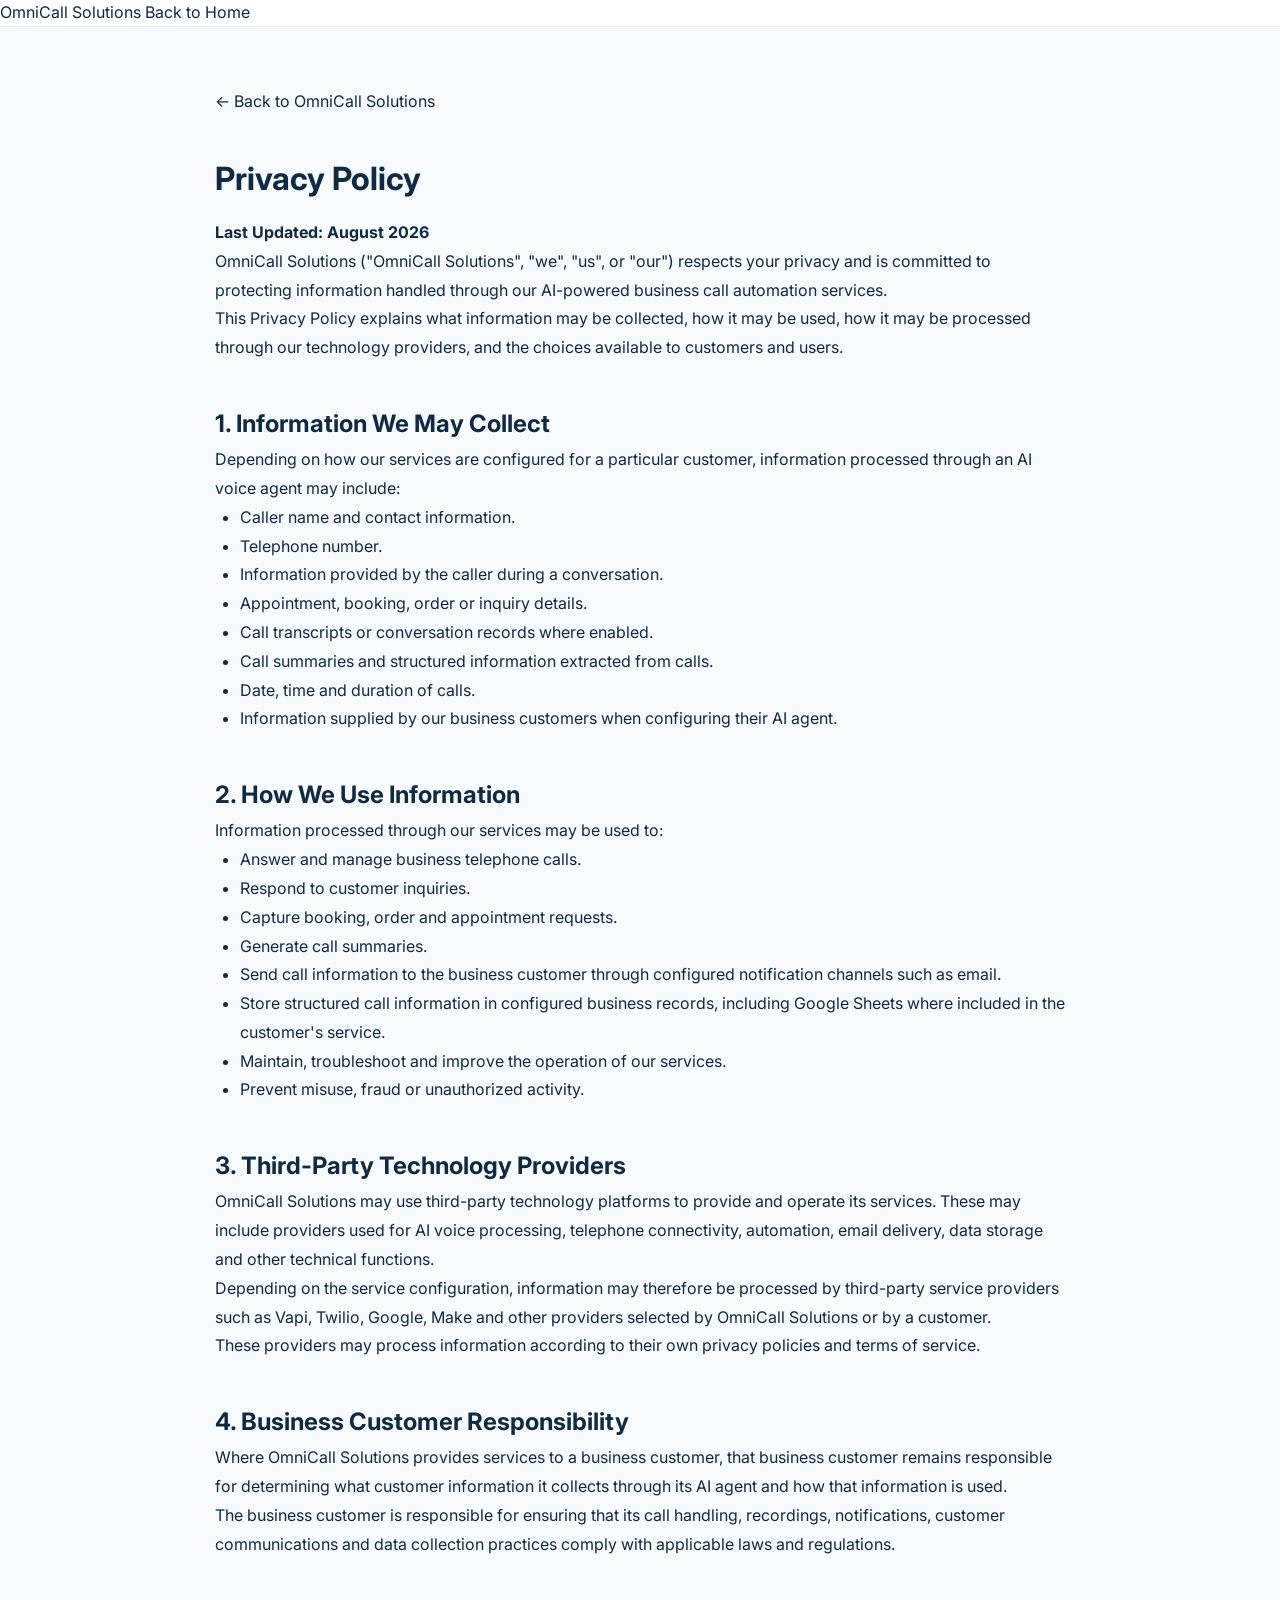
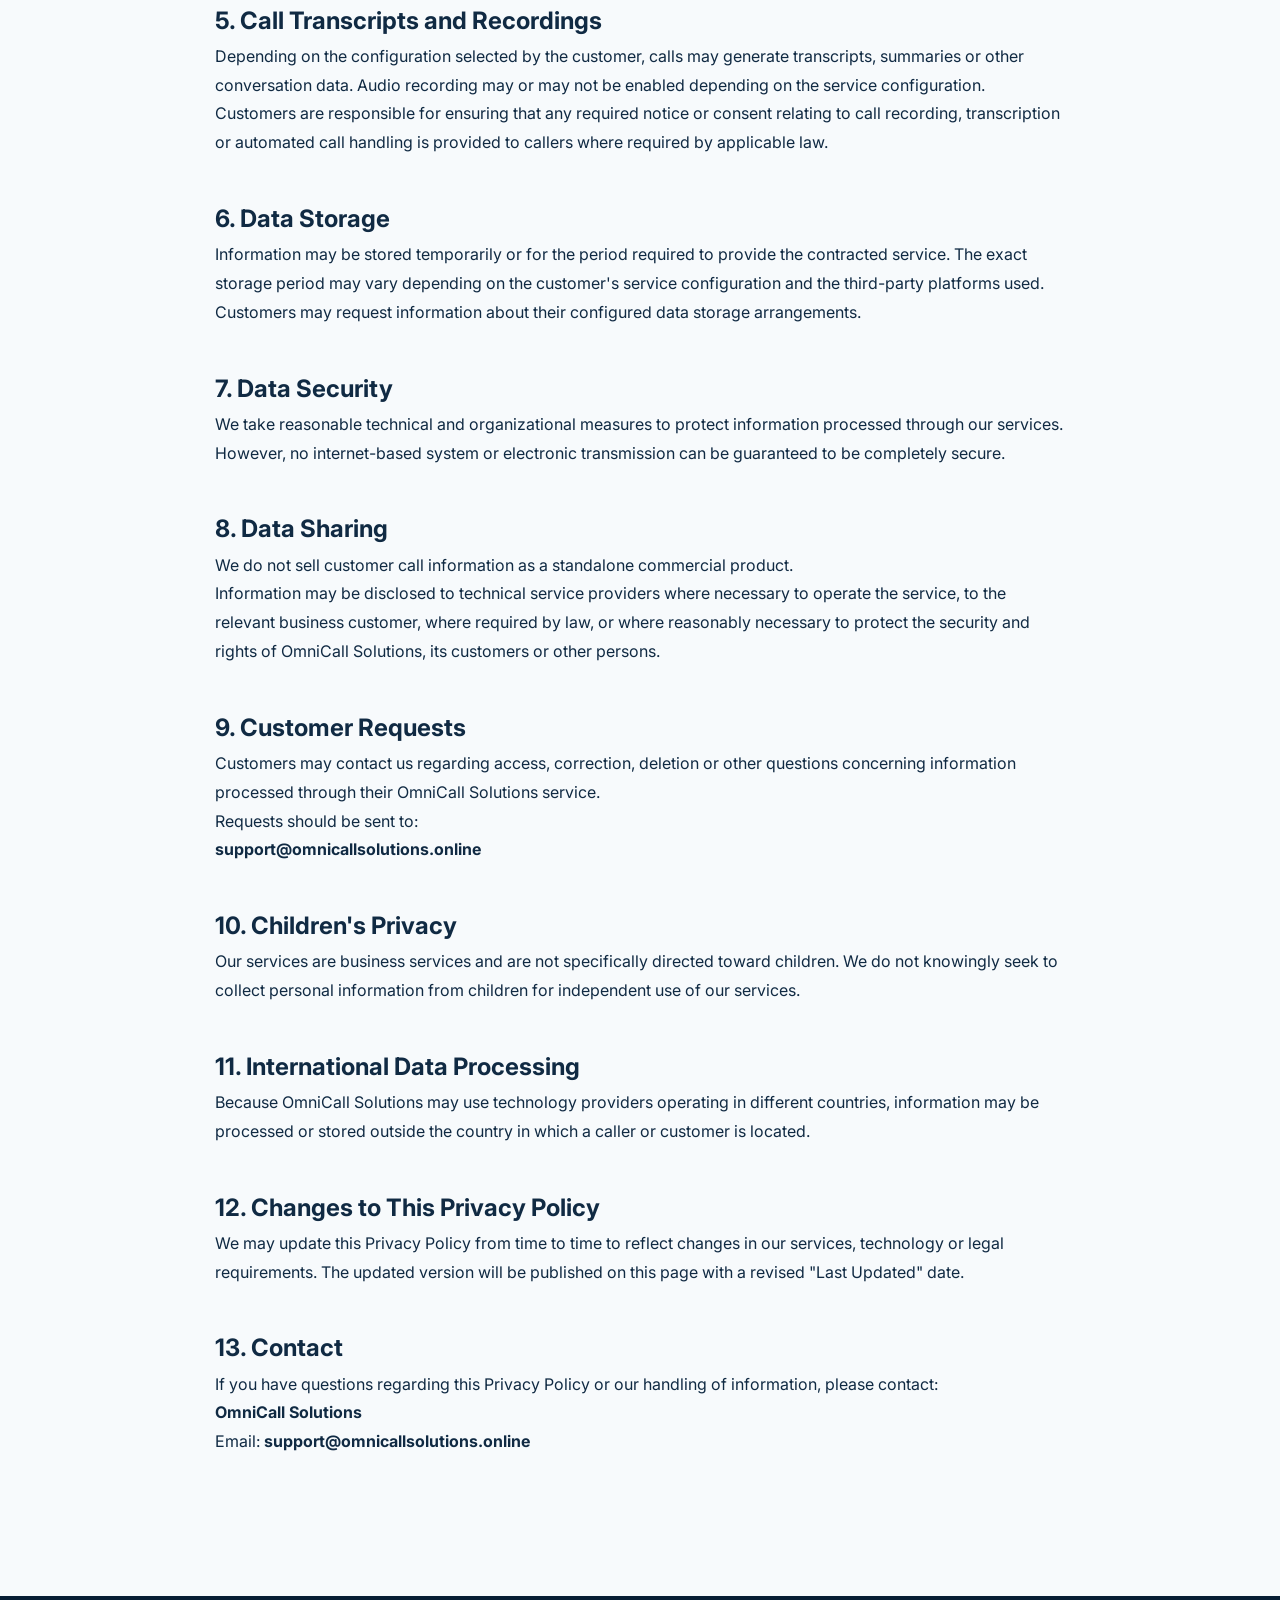
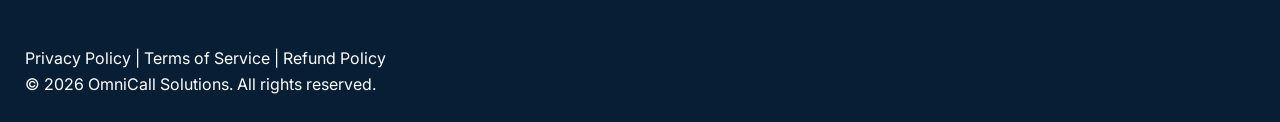
<file: privacy.html>
<!DOCTYPE html>
<html lang="en">
<head>
<meta charset="UTF-8">
<meta name="viewport" content="width=device-width, initial-scale=1.0">

<title>Privacy Policy — OmniCall Solutions</title>

<meta name="description" content="Privacy Policy for OmniCall Solutions AI voice agent and business call automation services.">

<link rel="stylesheet" href="style.css">

<link rel="preconnect" href="https://fonts.googleapis.com">
<link href="https://fonts.googleapis.com/css2?family=Sora:wght@400;600;700;800&family=Inter:wght@400;500;600&display=swap" rel="stylesheet">

<style>
.policy-page {
    max-width: 900px;
    margin: 60px auto;
    padding: 0 25px 80px;
    line-height: 1.8;
}

.policy-page h1 {
    margin-bottom: 10px;
}

.policy-page h2 {
    margin-top: 40px;
}

.policy-page p,
.policy-page li {
    font-family: Inter, sans-serif;
}

.policy-page ul {
    padding-left: 25px;
}

.policy-back {
    display: inline-block;
    margin-bottom: 35px;
    text-decoration: none;
}
</style>
</head>

<body>

<header class="topbar">
    <span class="brand-name">OmniCall Solutions</span>
    <a href="index.html" class="nav-cta">Back to Home</a>
</header>

<main class="policy-page">

<a href="index.html" class="policy-back">← Back to OmniCall Solutions</a>

<h1>Privacy Policy</h1>

<p><strong>Last Updated: August 2026</strong></p>

<p>
OmniCall Solutions ("OmniCall Solutions", "we", "us", or "our") respects your privacy and is committed to protecting information handled through our AI-powered business call automation services.
</p>

<p>
This Privacy Policy explains what information may be collected, how it may be used, how it may be processed through our technology providers, and the choices available to customers and users.
</p>

<h2>1. Information We May Collect</h2>

<p>
Depending on how our services are configured for a particular customer, information processed through an AI voice agent may include:
</p>

<ul>
<li>Caller name and contact information.</li>
<li>Telephone number.</li>
<li>Information provided by the caller during a conversation.</li>
<li>Appointment, booking, order or inquiry details.</li>
<li>Call transcripts or conversation records where enabled.</li>
<li>Call summaries and structured information extracted from calls.</li>
<li>Date, time and duration of calls.</li>
<li>Information supplied by our business customers when configuring their AI agent.</li>
</ul>

<h2>2. How We Use Information</h2>

<p>
Information processed through our services may be used to:
</p>

<ul>
<li>Answer and manage business telephone calls.</li>
<li>Respond to customer inquiries.</li>
<li>Capture booking, order and appointment requests.</li>
<li>Generate call summaries.</li>
<li>Send call information to the business customer through configured notification channels such as email.</li>
<li>Store structured call information in configured business records, including Google Sheets where included in the customer's service.</li>
<li>Maintain, troubleshoot and improve the operation of our services.</li>
<li>Prevent misuse, fraud or unauthorized activity.</li>
</ul>

<h2>3. Third-Party Technology Providers</h2>

<p>
OmniCall Solutions may use third-party technology platforms to provide and operate its services. These may include providers used for AI voice processing, telephone connectivity, automation, email delivery, data storage and other technical functions.
</p>

<p>
Depending on the service configuration, information may therefore be processed by third-party service providers such as Vapi, Twilio, Google, Make and other providers selected by OmniCall Solutions or by a customer.
</p>

<p>
These providers may process information according to their own privacy policies and terms of service.
</p>

<h2>4. Business Customer Responsibility</h2>

<p>
Where OmniCall Solutions provides services to a business customer, that business customer remains responsible for determining what customer information it collects through its AI agent and how that information is used.
</p>

<p>
The business customer is responsible for ensuring that its call handling, recordings, notifications, customer communications and data collection practices comply with applicable laws and regulations.
</p>

<h2>5. Call Transcripts and Recordings</h2>

<p>
Depending on the configuration selected by the customer, calls may generate transcripts, summaries or other conversation data. Audio recording may or may not be enabled depending on the service configuration.
</p>

<p>
Customers are responsible for ensuring that any required notice or consent relating to call recording, transcription or automated call handling is provided to callers where required by applicable law.
</p>

<h2>6. Data Storage</h2>

<p>
Information may be stored temporarily or for the period required to provide the contracted service. The exact storage period may vary depending on the customer's service configuration and the third-party platforms used.
</p>

<p>
Customers may request information about their configured data storage arrangements.
</p>

<h2>7. Data Security</h2>

<p>
We take reasonable technical and organizational measures to protect information processed through our services. However, no internet-based system or electronic transmission can be guaranteed to be completely secure.
</p>

<h2>8. Data Sharing</h2>

<p>
We do not sell customer call information as a standalone commercial product.
</p>

<p>
Information may be disclosed to technical service providers where necessary to operate the service, to the relevant business customer, where required by law, or where reasonably necessary to protect the security and rights of OmniCall Solutions, its customers or other persons.
</p>

<h2>9. Customer Requests</h2>

<p>
Customers may contact us regarding access, correction, deletion or other questions concerning information processed through their OmniCall Solutions service.
</p>

<p>
Requests should be sent to:
</p>

<p>
<strong>support@omnicallsolutions.online</strong>
</p>

<h2>10. Children's Privacy</h2>

<p>
Our services are business services and are not specifically directed toward children. We do not knowingly seek to collect personal information from children for independent use of our services.
</p>

<h2>11. International Data Processing</h2>

<p>
Because OmniCall Solutions may use technology providers operating in different countries, information may be processed or stored outside the country in which a caller or customer is located.
</p>

<h2>12. Changes to This Privacy Policy</h2>

<p>
We may update this Privacy Policy from time to time to reflect changes in our services, technology or legal requirements. The updated version will be published on this page with a revised "Last Updated" date.
</p>

<h2>13. Contact</h2>

<p>
If you have questions regarding this Privacy Policy or our handling of information, please contact:
</p>

<p>
<strong>OmniCall Solutions</strong><br>
Email: <strong>support@omnicallsolutions.online</strong>
</p>

</main>

<footer>
    <a href="privacy.html">Privacy Policy</a> |
    <a href="terms.html">Terms of Service</a> |
    <a href="refund.html">Refund Policy</a>

    <p>&copy; 2026 OmniCall Solutions. All rights reserved.</p>
</footer>

</body>
</html>
</file>
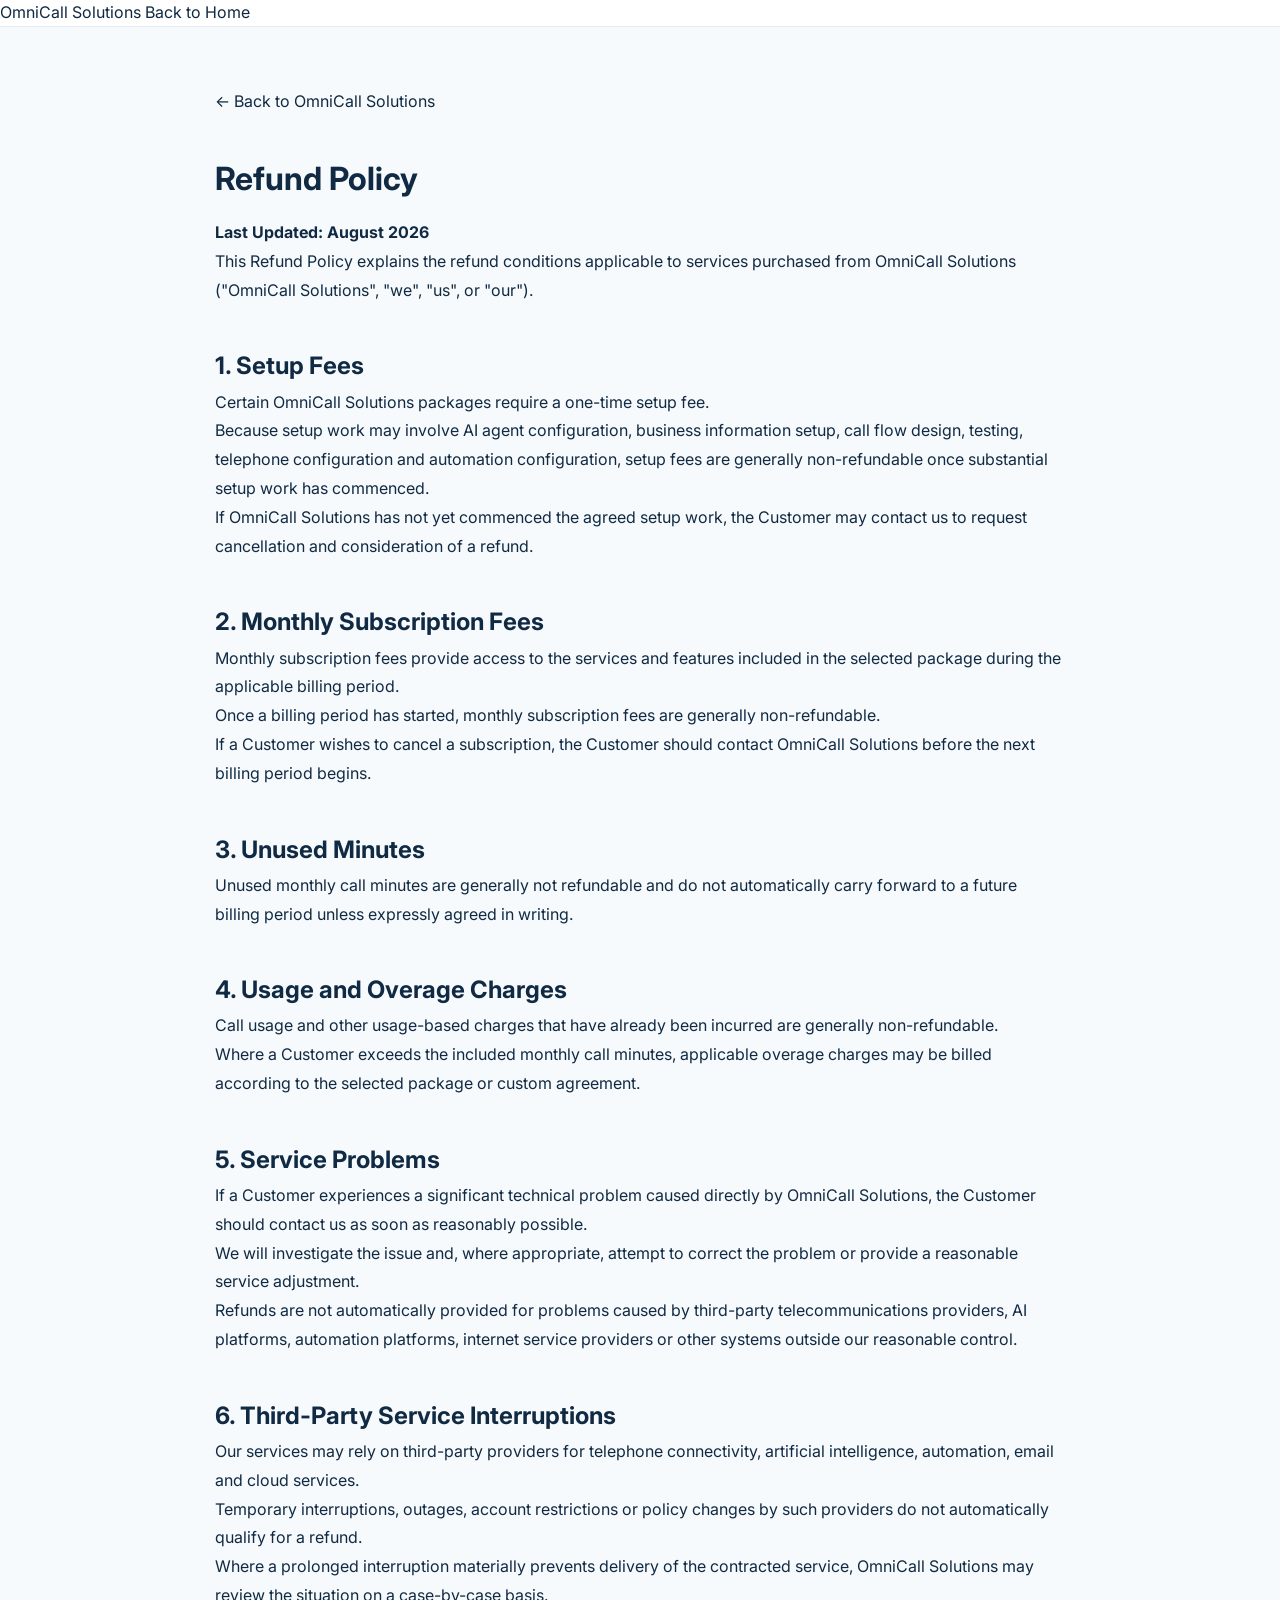
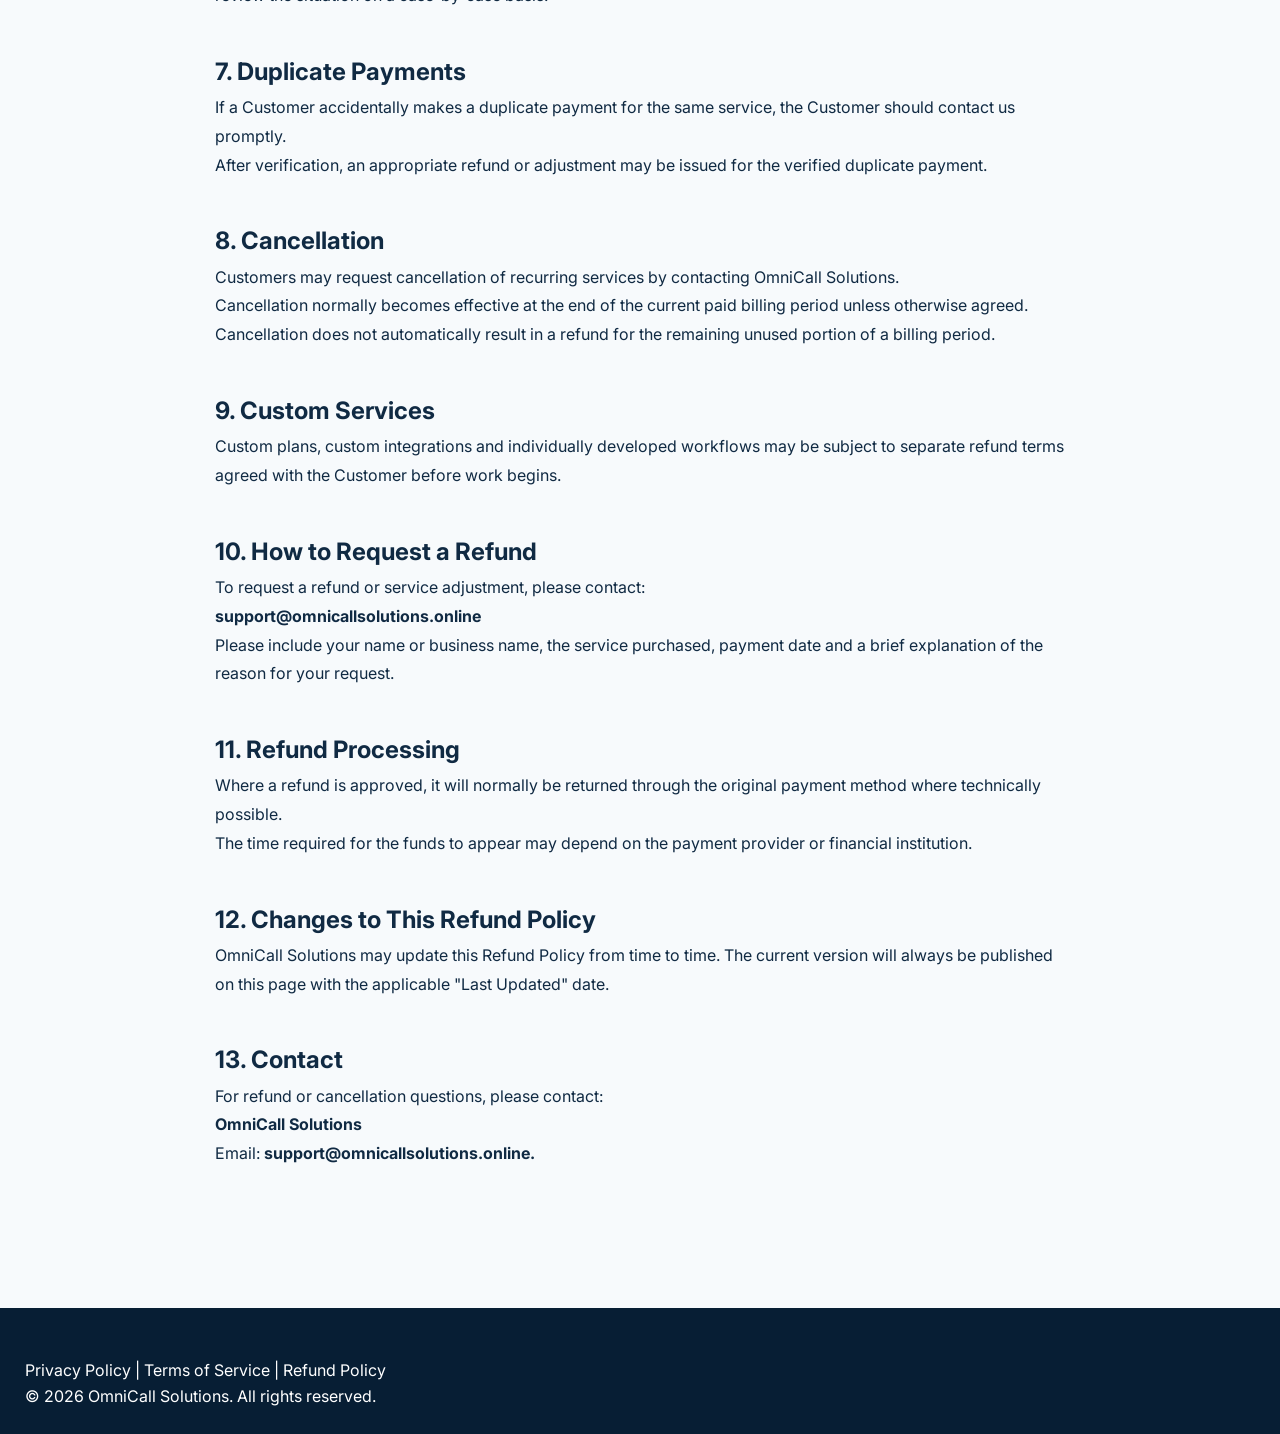
<file: refund.html>
<!DOCTYPE html>
<html lang="en">
<head>
<meta charset="UTF-8">
<meta name="viewport" content="width=device-width, initial-scale=1.0">

<title>Refund Policy — OmniCall Solutions</title>

<meta name="description" content="Refund Policy for OmniCall Solutions AI voice agent and business call automation services.">

<link rel="stylesheet" href="style.css">

<link rel="preconnect" href="https://fonts.googleapis.com">
<link href="https://fonts.googleapis.com/css2?family=Sora:wght@400;600;700;800&family=Inter:wght@400;500;600&display=swap" rel="stylesheet">

<style>
.policy-page {
    max-width: 900px;
    margin: 60px auto;
    padding: 0 25px 80px;
    line-height: 1.8;
}

.policy-page h1 {
    margin-bottom: 10px;
}

.policy-page h2 {
    margin-top: 40px;
}

.policy-page p,
.policy-page li {
    font-family: Inter, sans-serif;
}

.policy-page ul {
    padding-left: 25px;
}

.policy-back {
    display: inline-block;
    margin-bottom: 35px;
    text-decoration: none;
}
</style>
</head>

<body>

<header class="topbar">
    <span class="brand-name">OmniCall Solutions</span>
    <a href="index.html" class="nav-cta">Back to Home</a>
</header>

<main class="policy-page">

<a href="index.html" class="policy-back">← Back to OmniCall Solutions</a>

<h1>Refund Policy</h1>

<p><strong>Last Updated: August 2026</strong></p>

<p>
This Refund Policy explains the refund conditions applicable to services purchased from OmniCall Solutions ("OmniCall Solutions", "we", "us", or "our").
</p>

<h2>1. Setup Fees</h2>

<p>
Certain OmniCall Solutions packages require a one-time setup fee.
</p>

<p>
Because setup work may involve AI agent configuration, business information setup, call flow design, testing, telephone configuration and automation configuration, setup fees are generally non-refundable once substantial setup work has commenced.
</p>

<p>
If OmniCall Solutions has not yet commenced the agreed setup work, the Customer may contact us to request cancellation and consideration of a refund.
</p>

<h2>2. Monthly Subscription Fees</h2>

<p>
Monthly subscription fees provide access to the services and features included in the selected package during the applicable billing period.
</p>

<p>
Once a billing period has started, monthly subscription fees are generally non-refundable.
</p>

<p>
If a Customer wishes to cancel a subscription, the Customer should contact OmniCall Solutions before the next billing period begins.
</p>

<h2>3. Unused Minutes</h2>

<p>
Unused monthly call minutes are generally not refundable and do not automatically carry forward to a future billing period unless expressly agreed in writing.
</p>

<h2>4. Usage and Overage Charges</h2>

<p>
Call usage and other usage-based charges that have already been incurred are generally non-refundable.
</p>

<p>
Where a Customer exceeds the included monthly call minutes, applicable overage charges may be billed according to the selected package or custom agreement.
</p>

<h2>5. Service Problems</h2>

<p>
If a Customer experiences a significant technical problem caused directly by OmniCall Solutions, the Customer should contact us as soon as reasonably possible.
</p>

<p>
We will investigate the issue and, where appropriate, attempt to correct the problem or provide a reasonable service adjustment.
</p>

<p>
Refunds are not automatically provided for problems caused by third-party telecommunications providers, AI platforms, automation platforms, internet service providers or other systems outside our reasonable control.
</p>

<h2>6. Third-Party Service Interruptions</h2>

<p>
Our services may rely on third-party providers for telephone connectivity, artificial intelligence, automation, email and cloud services.
</p>

<p>
Temporary interruptions, outages, account restrictions or policy changes by such providers do not automatically qualify for a refund.
</p>

<p>
Where a prolonged interruption materially prevents delivery of the contracted service, OmniCall Solutions may review the situation on a case-by-case basis.
</p>

<h2>7. Duplicate Payments</h2>

<p>
If a Customer accidentally makes a duplicate payment for the same service, the Customer should contact us promptly.
</p>

<p>
After verification, an appropriate refund or adjustment may be issued for the verified duplicate payment.
</p>

<h2>8. Cancellation</h2>

<p>
Customers may request cancellation of recurring services by contacting OmniCall Solutions.
</p>

<p>
Cancellation normally becomes effective at the end of the current paid billing period unless otherwise agreed.
</p>

<p>
Cancellation does not automatically result in a refund for the remaining unused portion of a billing period.
</p>

<h2>9. Custom Services</h2>

<p>
Custom plans, custom integrations and individually developed workflows may be subject to separate refund terms agreed with the Customer before work begins.
</p>

<h2>10. How to Request a Refund</h2>

<p>
To request a refund or service adjustment, please contact:
</p>

<p>
<strong>support@omnicallsolutions.online</strong>
</p>

<p>
Please include your name or business name, the service purchased, payment date and a brief explanation of the reason for your request.
</p>

<h2>11. Refund Processing</h2>

<p>
Where a refund is approved, it will normally be returned through the original payment method where technically possible.
</p>

<p>
The time required for the funds to appear may depend on the payment provider or financial institution.
</p>

<h2>12. Changes to This Refund Policy</h2>

<p>
OmniCall Solutions may update this Refund Policy from time to time. The current version will always be published on this page with the applicable "Last Updated" date.
</p>

<h2>13. Contact</h2>

<p>
For refund or cancellation questions, please contact:
</p>

<p>
<strong>OmniCall Solutions</strong><br>
Email: <strong>support@omnicallsolutions.online.</strong>
</p>

</main>

<footer>
    <a href="privacy.html">Privacy Policy</a> |
    <a href="terms.html">Terms of Service</a> |
    <a href="refund.html">Refund Policy</a>

    <p>&copy; 2026 OmniCall Solutions. All rights reserved.</p>
</footer>

</body>
</html>
</file>
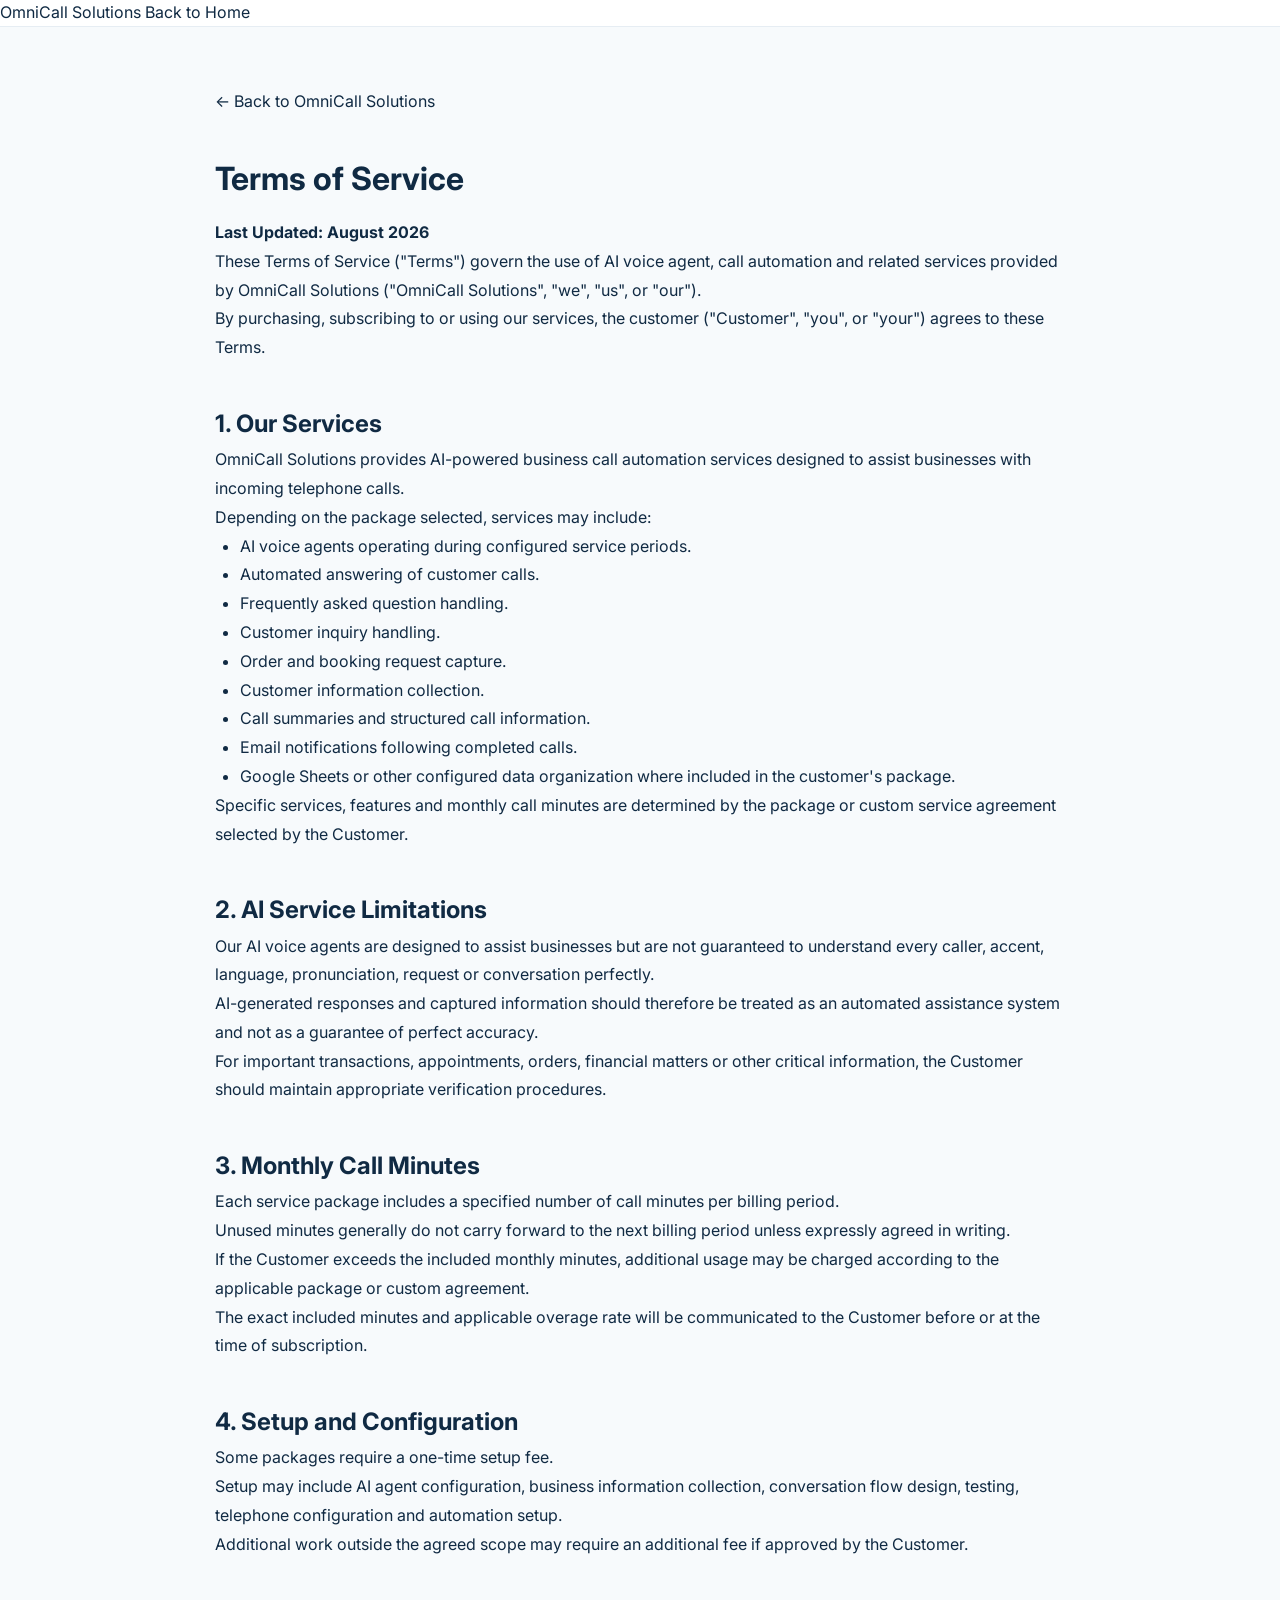
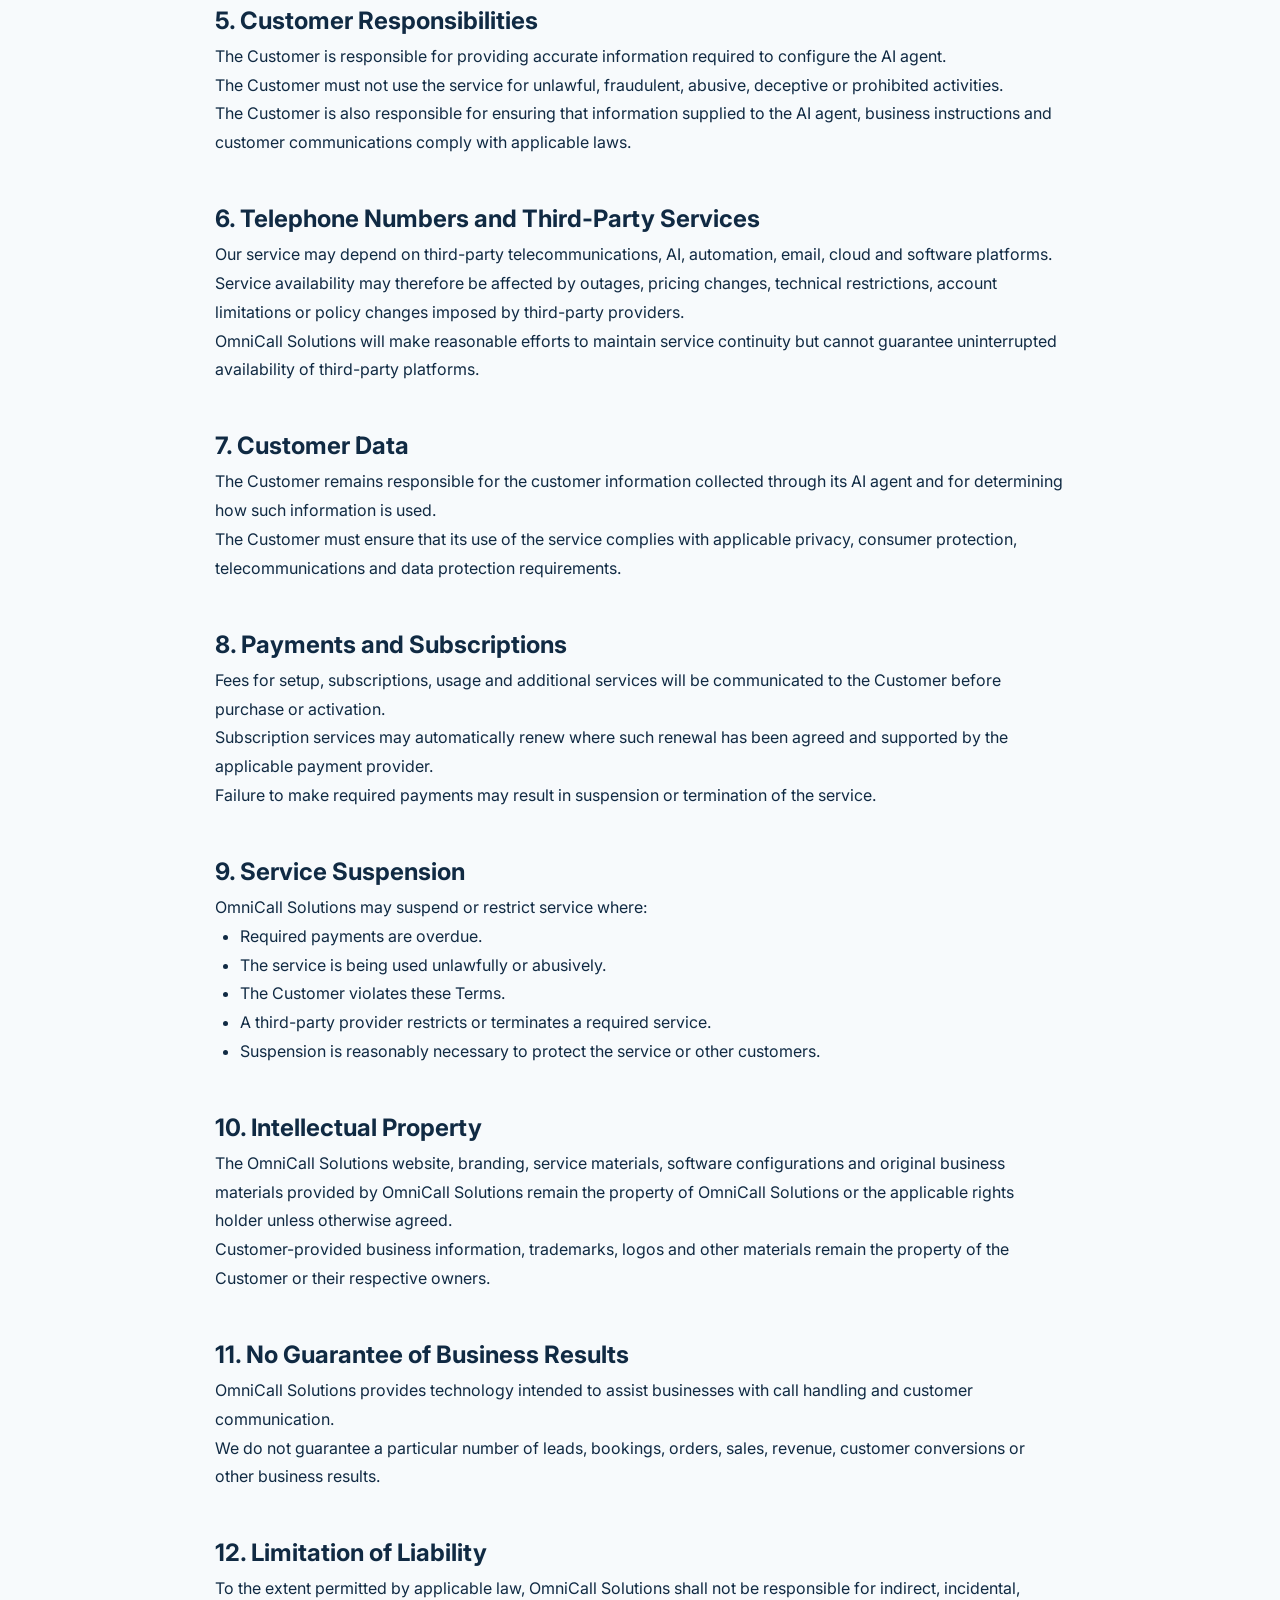
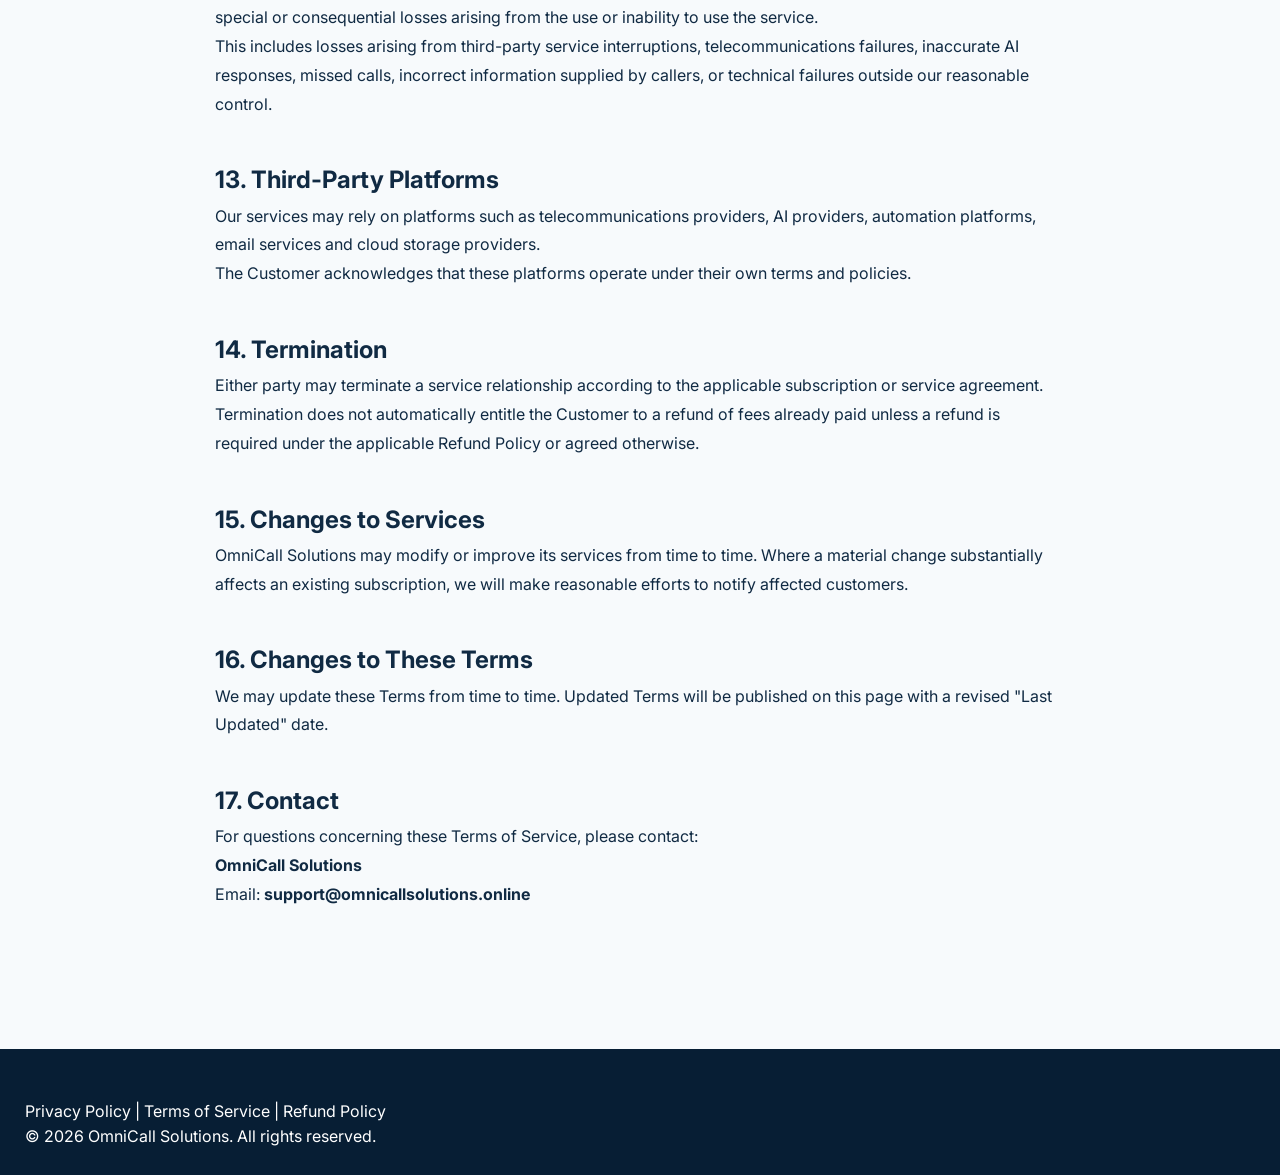
<file: terms.html>
<!DOCTYPE html>
<html lang="en">
<head>
<meta charset="UTF-8">
<meta name="viewport" content="width=device-width, initial-scale=1.0">

<title>Terms of Service — OmniCall Solutions</title>

<meta name="description" content="Terms of Service for OmniCall Solutions AI voice agent and business call automation services.">

<link rel="stylesheet" href="style.css">

<link rel="preconnect" href="https://fonts.googleapis.com">
<link href="https://fonts.googleapis.com/css2?family=Sora:wght@400;600;700;800&family=Inter:wght@400;500;600&display=swap" rel="stylesheet">

<style>
.policy-page {
    max-width: 900px;
    margin: 60px auto;
    padding: 0 25px 80px;
    line-height: 1.8;
}

.policy-page h1 {
    margin-bottom: 10px;
}

.policy-page h2 {
    margin-top: 40px;
}

.policy-page p,
.policy-page li {
    font-family: Inter, sans-serif;
}

.policy-page ul {
    padding-left: 25px;
}

.policy-back {
    display: inline-block;
    margin-bottom: 35px;
    text-decoration: none;
}
</style>
</head>

<body>

<header class="topbar">
    <span class="brand-name">OmniCall Solutions</span>
    <a href="index.html" class="nav-cta">Back to Home</a>
</header>

<main class="policy-page">

<a href="index.html" class="policy-back">← Back to OmniCall Solutions</a>

<h1>Terms of Service</h1>

<p><strong>Last Updated: August 2026</strong></p>

<p>
These Terms of Service ("Terms") govern the use of AI voice agent, call automation and related services provided by OmniCall Solutions ("OmniCall Solutions", "we", "us", or "our").
</p>

<p>
By purchasing, subscribing to or using our services, the customer ("Customer", "you", or "your") agrees to these Terms.
</p>

<h2>1. Our Services</h2>

<p>
OmniCall Solutions provides AI-powered business call automation services designed to assist businesses with incoming telephone calls.
</p>

<p>
Depending on the package selected, services may include:
</p>

<ul>
<li>AI voice agents operating during configured service periods.</li>
<li>Automated answering of customer calls.</li>
<li>Frequently asked question handling.</li>
<li>Customer inquiry handling.</li>
<li>Order and booking request capture.</li>
<li>Customer information collection.</li>
<li>Call summaries and structured call information.</li>
<li>Email notifications following completed calls.</li>
<li>Google Sheets or other configured data organization where included in the customer's package.</li>
</ul>

<p>
Specific services, features and monthly call minutes are determined by the package or custom service agreement selected by the Customer.
</p>

<h2>2. AI Service Limitations</h2>

<p>
Our AI voice agents are designed to assist businesses but are not guaranteed to understand every caller, accent, language, pronunciation, request or conversation perfectly.
</p>

<p>
AI-generated responses and captured information should therefore be treated as an automated assistance system and not as a guarantee of perfect accuracy.
</p>

<p>
For important transactions, appointments, orders, financial matters or other critical information, the Customer should maintain appropriate verification procedures.
</p>

<h2>3. Monthly Call Minutes</h2>

<p>
Each service package includes a specified number of call minutes per billing period.
</p>

<p>
Unused minutes generally do not carry forward to the next billing period unless expressly agreed in writing.
</p>

<p>
If the Customer exceeds the included monthly minutes, additional usage may be charged according to the applicable package or custom agreement.
</p>

<p>
The exact included minutes and applicable overage rate will be communicated to the Customer before or at the time of subscription.
</p>

<h2>4. Setup and Configuration</h2>

<p>
Some packages require a one-time setup fee.
</p>

<p>
Setup may include AI agent configuration, business information collection, conversation flow design, testing, telephone configuration and automation setup.
</p>

<p>
Additional work outside the agreed scope may require an additional fee if approved by the Customer.
</p>

<h2>5. Customer Responsibilities</h2>

<p>
The Customer is responsible for providing accurate information required to configure the AI agent.
</p>

<p>
The Customer must not use the service for unlawful, fraudulent, abusive, deceptive or prohibited activities.
</p>

<p>
The Customer is also responsible for ensuring that information supplied to the AI agent, business instructions and customer communications comply with applicable laws.
</p>

<h2>6. Telephone Numbers and Third-Party Services</h2>

<p>
Our service may depend on third-party telecommunications, AI, automation, email, cloud and software platforms.
</p>

<p>
Service availability may therefore be affected by outages, pricing changes, technical restrictions, account limitations or policy changes imposed by third-party providers.
</p>

<p>
OmniCall Solutions will make reasonable efforts to maintain service continuity but cannot guarantee uninterrupted availability of third-party platforms.
</p>

<h2>7. Customer Data</h2>

<p>
The Customer remains responsible for the customer information collected through its AI agent and for determining how such information is used.
</p>

<p>
The Customer must ensure that its use of the service complies with applicable privacy, consumer protection, telecommunications and data protection requirements.
</p>

<h2>8. Payments and Subscriptions</h2>

<p>
Fees for setup, subscriptions, usage and additional services will be communicated to the Customer before purchase or activation.
</p>

<p>
Subscription services may automatically renew where such renewal has been agreed and supported by the applicable payment provider.
</p>

<p>
Failure to make required payments may result in suspension or termination of the service.
</p>

<h2>9. Service Suspension</h2>

<p>
OmniCall Solutions may suspend or restrict service where:
</p>

<ul>
<li>Required payments are overdue.</li>
<li>The service is being used unlawfully or abusively.</li>
<li>The Customer violates these Terms.</li>
<li>A third-party provider restricts or terminates a required service.</li>
<li>Suspension is reasonably necessary to protect the service or other customers.</li>
</ul>

<h2>10. Intellectual Property</h2>

<p>
The OmniCall Solutions website, branding, service materials, software configurations and original business materials provided by OmniCall Solutions remain the property of OmniCall Solutions or the applicable rights holder unless otherwise agreed.
</p>

<p>
Customer-provided business information, trademarks, logos and other materials remain the property of the Customer or their respective owners.
</p>

<h2>11. No Guarantee of Business Results</h2>

<p>
OmniCall Solutions provides technology intended to assist businesses with call handling and customer communication.
</p>

<p>
We do not guarantee a particular number of leads, bookings, orders, sales, revenue, customer conversions or other business results.
</p>

<h2>12. Limitation of Liability</h2>

<p>
To the extent permitted by applicable law, OmniCall Solutions shall not be responsible for indirect, incidental, special or consequential losses arising from the use or inability to use the service.
</p>

<p>
This includes losses arising from third-party service interruptions, telecommunications failures, inaccurate AI responses, missed calls, incorrect information supplied by callers, or technical failures outside our reasonable control.
</p>

<h2>13. Third-Party Platforms</h2>

<p>
Our services may rely on platforms such as telecommunications providers, AI providers, automation platforms, email services and cloud storage providers.
</p>

<p>
The Customer acknowledges that these platforms operate under their own terms and policies.
</p>

<h2>14. Termination</h2>

<p>
Either party may terminate a service relationship according to the applicable subscription or service agreement.
</p>

<p>
Termination does not automatically entitle the Customer to a refund of fees already paid unless a refund is required under the applicable Refund Policy or agreed otherwise.
</p>

<h2>15. Changes to Services</h2>

<p>
OmniCall Solutions may modify or improve its services from time to time. Where a material change substantially affects an existing subscription, we will make reasonable efforts to notify affected customers.
</p>

<h2>16. Changes to These Terms</h2>

<p>
We may update these Terms from time to time. Updated Terms will be published on this page with a revised "Last Updated" date.
</p>

<h2>17. Contact</h2>

<p>
For questions concerning these Terms of Service, please contact:
</p>

<p>
<strong>OmniCall Solutions</strong><br>
Email: <strong>support@omnicallsolutions.online</strong>
</p>

</main>

<footer>
    <a href="privacy.html">Privacy Policy</a> |
    <a href="terms.html">Terms of Service</a> |
    <a href="refund.html">Refund Policy</a>

    <p>&copy; 2026 OmniCall Solutions. All rights reserved.</p>
</footer>

</body>
</html>
</file>
<file: style.css>
* {
  margin: 0;
  padding: 0;
  box-sizing: border-box;
}

html {
  scroll-behavior: smooth;
}

body {
  font-family: "Inter", sans-serif;
  color: #102a43;
  background: #f7fafc;
  line-height: 1.6;
}

a {
  text-decoration: none;
  color: inherit;
}

img {
  max-width: 100%;
  display: block;
}

section {
  width: 100%;
}

.topbar {
  width: 100%;
  background: #ffffff;
  border-bottom: 1px solid #e6edf3;
  position: sticky;
  top: 0;
  z-index: 1000;
}

.nav-container {
  max-width: 1180px;
  margin: auto;
  min-height: 82px;
  padding: 12px 25px;
  display: flex;
  align-items: center;
  justify-content: space-between;
  gap: 25px;
  position: relative;
}

.logo-link {
  display: flex;
  align-items: center;
}

.logo {
  width: 145px;
  height: auto;
}

.navigation {
  display: flex;
  align-items: center;
  gap: 30px;
}

.navigation a {
  font-size: 14px;
  font-weight: 600;
  color: #334e68;
  transition: 0.2s ease;
}

.navigation a:hover {
  color: #168aad;
}

.nav-button {
  background: #0b5fa5;
  color: white;
  padding: 12px 21px;
  border-radius: 9px;
  font-size: 14px;
  font-weight: 700;
  transition: 0.2s ease;
}

.nav-button:hover {
  background: #084c86;
}

.nav-toggle {
  display: none;
  flex-direction: column;
  justify-content: center;
  align-items: center;
  gap: 5px;
  width: 40px;
  height: 40px;
  background: transparent;
  border: none;
  cursor: pointer;
  flex-shrink: 0;
  padding: 0;
}

.nav-toggle span {
  display: block;
  width: 24px;
  height: 2px;
  background: #092b4c;
  border-radius: 2px;
  transition: 0.2s ease;
}

.nav-toggle.open span:nth-child(1) {
  transform: translateY(7px) rotate(45deg);
}

.nav-toggle.open span:nth-child(2) {
  opacity: 0;
}

.nav-toggle.open span:nth-child(3) {
  transform: translateY(-7px) rotate(-45deg);
}

.hero {
  background:
    radial-gradient(circle at 80% 20%, rgba(51, 181, 230, 0.14), transparent 32%),
    linear-gradient(135deg, #ffffff 0%, #eef8fc 100%);
  padding: 105px 25px 95px;
}

.hero-container {
  max-width: 1080px;
  margin: auto;
}

.hero-content {
  max-width: 900px;
  margin: auto;
  text-align: center;
}

.hero-label,
.section-label {
  display: inline-block;
  color: #0b72a8;
  font-size: 12px;
  font-weight: 800;
  letter-spacing: 1.8px;
  margin-bottom: 18px;
}

.hero h1 {
  font-family: "Sora", sans-serif;
  font-size: clamp(40px, 6vw, 70px);
  line-height: 1.08;
  letter-spacing: -2px;
  color: #092b4c;
  margin-bottom: 25px;
}

.hero-subtitle {
  font-family: "Sora", sans-serif;
  font-size: clamp(20px, 3vw, 29px);
  font-weight: 700;
  color: #126a9c;
  margin-bottom: 22px;
}

.hero-description {
  max-width: 820px;
  margin: auto;
  color: #526b80;
  font-size: 18px;
  line-height: 1.8;
}

.email-highlight {
  max-width: 720px;
  margin: 30px auto;
  display: flex;
  align-items: center;
  justify-content: center;
  gap: 10px;
  padding: 17px 22px;
  background: #ffffff;
  border: 1px solid #cfe6f1;
  border-radius: 12px;
  color: #164e70;
  box-shadow: 0 10px 30px rgba(18, 73, 102, 0.07);
}

.email-icon {
  font-size: 22px;
  color: #0b72a8;
}

.business-tags {
  display: flex;
  flex-wrap: wrap;
  justify-content: center;
  gap: 9px;
  margin: 28px auto;
}

.business-tags span {
  background: #ffffff;
  border: 1px solid #d9e8ef;
  color: #486581;
  padding: 8px 13px;
  border-radius: 50px;
  font-size: 13px;
  font-weight: 600;
}

.hero-buttons,
.cta-buttons {
  display: flex;
  justify-content: center;
  flex-wrap: wrap;
  gap: 14px;
  margin-top: 30px;
}

.primary-button,
.secondary-button {
  display: inline-flex;
  align-items: center;
  justify-content: center;
  min-width: 170px;
  padding: 15px 25px;
  border-radius: 9px;
  font-weight: 700;
  font-size: 15px;
  transition: 0.2s ease;
}

.primary-button {
  background: #0b72a8;
  color: #ffffff;
}

.primary-button:hover {
  background: #085b87;
  transform: translateY(-2px);
}

.secondary-button {
  background: #ffffff;
  color: #0b5fa5;
  border: 1px solid #a9cfdf;
}

.secondary-button:hover {
  background: #edf8fc;
}

.hero-bottom-text {
  margin-top: 30px;
  color: #647b8c;
  font-size: 14px;
}

.services,
.pricing {
  padding: 95px 25px;
  background: #ffffff;
}

.how-it-works {
  padding: 95px 25px;
  background: #f1f7fa;
}

.section-container {
  max-width: 1180px;
  margin: auto;
}

.section-heading {
  max-width: 780px;
  margin: 0 auto 55px;
  text-align: center;
}

.section-heading h2,
.demo h2,
.final-cta h2 {
  font-family: "Sora", sans-serif;
  font-size: clamp(30px, 4vw, 48px);
  line-height: 1.2;
  color: #092b4c;
  margin-bottom: 18px;
}

.section-heading p {
  color: #60788b;
  font-size: 17px;
}

.service-grid {
  display: grid;
  grid-template-columns: repeat(3, 1fr);
  gap: 22px;
}

.service-card {
  padding: 30px;
  background: #ffffff;
  border: 1px solid #e1ebf0;
  border-radius: 16px;
  box-shadow: 0 12px 35px rgba(16, 52, 73, 0.05);
  transition: 0.25s ease;
}

.service-card:hover {
  transform: translateY(-5px);
  box-shadow: 0 18px 45px rgba(16, 52, 73, 0.10);
}

.service-icon {
  width: 48px;
  height: 48px;
  display: flex;
  align-items: center;
  justify-content: center;
  border-radius: 12px;
  background: #e7f6fb;
  color: #0b72a8;
  font-size: 23px;
  font-weight: 800;
  margin-bottom: 20px;
}

.service-card h3 {
  font-family: "Sora", sans-serif;
  color: #143b5a;
  font-size: 20px;
  margin-bottom: 10px;
}

.service-card p {
  color: #60788b;
  font-size: 14px;
}

.steps {
  display: grid;
  grid-template-columns: repeat(4, 1fr);
  gap: 20px;
}

.step {
  background: #ffffff;
  border-radius: 15px;
  padding: 28px;
  border: 1px solid #dce9ef;
}

.step-number {
  color: #0b72a8;
  font-family: "Sora", sans-serif;
  font-size: 28px;
  font-weight: 800;
  margin-bottom: 18px;
}

.step h3 {
  color: #143b5a;
  font-family: "Sora", sans-serif;
  font-size: 18px;
  margin-bottom: 9px;
}

.step p {
  color: #60788b;
  font-size: 14px;
}

.pricing {
  background: #f8fbfd;
}

.pricing-grid {
  display: grid;
  grid-template-columns: repeat(3, 1fr);
  gap: 25px;
  align-items: stretch;
}

.pricing-card {
  position: relative;
  background: #ffffff;
  border: 1px solid #dce8ee;
  border-radius: 18px;
  padding: 36px 30px 30px;
  box-shadow: 0 15px 45px rgba(17, 57, 80, 0.06);
  display: flex;
  flex-direction: column;
}

.pricing-card.popular {
  border: 2px solid #0b72a8;
  box-shadow: 0 20px 50px rgba(11, 114, 168, 0.13);
}

.popular-badge {
  position: absolute;
  top: -14px;
  left: 50%;
  transform: translateX(-50%);
  background: #0b72a8;
  color: #ffffff;
  padding: 6px 15px;
  border-radius: 50px;
  font-size: 11px;
  font-weight: 800;
  letter-spacing: 0.8px;
  white-space: nowrap;
}

.plan-name {
  font-size: 13px;
  font-weight: 800;
  letter-spacing: 1.5px;
  margin-bottom: 12px;
}

.starter-name {
  color: #169447;
}

.gold-name {
  color: #bd8b00;
}

.premium-name {
  color: #7650bd;
}

.pricing-card h3 {
  font-family: "Sora", sans-serif;
  font-size: 23px;
  color: #123b5a;
  margin-bottom: 10px;
}

.plan-description {
  color: #6a8191;
  font-size: 14px;
  min-height: 68px;
}

.setup-price {
  margin-top: 25px;
  display: flex;
  align-items: baseline;
  gap: 7px;
}

.setup-price strong {
  font-family: "Sora", sans-serif;
  font-size: 29px;
  color: #092b4c;
}

.setup-price span {
  font-size: 12px;
  color: #718797;
}

.monthly-price {
  font-family: "Sora", sans-serif;
  font-size: 25px;
  font-weight: 700;
  color: #0b72a8;
  margin-top: 5px;
}

.monthly-price span {
  font-family: "Inter", sans-serif;
  font-size: 13px;
  font-weight: 500;
  color: #708797;
}

.minutes {
  margin-top: 20px;
  padding: 13px;
  background: #edf8fc;
  border-radius: 9px;
  color: #41677d;
  font-size: 13px;
  text-align: center;
}

.minutes strong {
  color: #0b6495;
  font-size: 17px;
}

.features {
  list-style: none;
  margin: 24px 0 15px;
  flex-grow: 1;
}

.features li {
  padding: 7px 0;
  color: #4d6677;
  font-size: 13px;
  border-bottom: 1px solid #edf2f5;
}

.features li:last-child {
  border-bottom: none;
}

.plan-button {
  display: block;
  margin-top: auto;
  padding: 14px;
  text-align: center;
  background: #0b72a8;
  color: #ffffff;
  border: none;
  cursor: pointer;
  border-radius: 9px;
  font-size: 14px;
  font-weight: 700;
  transition: 0.2s ease;
}

.plan-button:hover {
  background: #084f78;
  transform: translateY(-2px);
}

.gold-button {
  background: #b88400;
}

.gold-button:hover {
  background: #946c00;
}

.premium-button {
  background: #7045b2;
}

.premium-button:hover {
  background: #57348d;
}

.pricing-disclaimer {
  margin-top: 25px;
  text-align: center;
  font-size: 13px;
  color: #718797;
}

.custom-plan {
  margin-top: 45px;
  padding: 35px;
  background: #092b4c;
  color: #ffffff;
  border-radius: 18px;
  display: flex;
  align-items: center;
  justify-content: space-between;
  gap: 30px;
}

.custom-plan .section-label {
  color: #71d1f0;
  margin-bottom: 10px;
}

.custom-plan h3 {
  font-family: "Sora", sans-serif;
  font-size: 27px;
  margin-bottom: 10px;
}

.custom-plan p {
  max-width: 750px;
  color: #c7d8e3;
  font-size: 14px;
}

.custom-button {
  flex-shrink: 0;
  background: #ffffff;
  color: #0b5fa5;
  padding: 14px 22px;
  border-radius: 9px;
  font-size: 14px;
  font-weight: 700;
}

.demo {
  padding: 105px 25px;
  background:
    radial-gradient(circle at 50% 0%, rgba(64, 191, 228, 0.15), transparent 40%),
    #092b4c;
  color: #ffffff;
}

.demo-container {
  max-width: 850px;
  margin: auto;
  text-align: center;
}

.demo .section-label {
  color: #71d1f0;
}

.demo h2 {
  color: #ffffff;
}

.demo-lead {
  font-family: "Sora", sans-serif;
  color: #aee5f5;
  font-size: 22px;
  font-weight: 600;
}

.demo p:not(.demo-lead) {
  color: #d1e0e8;
  font-size: 16px;
  line-height: 1.8;
  margin-top: 18px;
}

.demo-phone {
  display: block;
  max-width: 430px;
  margin: 35px auto 15px;
  padding: 17px 25px;
  background: #ffffff;
  color: #0b5fa5;
  border-radius: 10px;
  font-family: "Sora", sans-serif;
  font-size: 20px;
  font-weight: 700;
  transition: 0.2s ease;
}

.demo-phone:hover {
  transform: translateY(-2px);
}

.email-button {
  display: inline-block;
  margin-top: 10px;
  margin-bottom: 40px;
  padding: 13px 25px;
  border: 1px solid rgba(255,255,255,0.4);
  border-radius: 9px;
  color: #ffffff;
  font-weight: 700;
}

.final-cta {
  padding: 90px 25px;
  background: #ffffff;
  text-align: center;
}

.final-cta p {
  max-width: 650px;
  margin: auto;
  color: #647b8c;
  font-size: 16px;
}

footer {
  background: #071e34;
  color: #ffffff;
  padding: 50px 25px 25px;
}

.footer-container {
  max-width: 1100px;
  margin: auto;
  display: flex;
  justify-content: space-between;
  align-items: center;
  gap: 30px;
}

.footer-brand {
  max-width: 300px;
}

.footer-logo {
  width: 145px;
  background: #ffffff;
  padding: 7px;
  border-radius: 8px;
  margin-bottom: 12px;
}

.footer-brand p {
  color: #afc3d0;
  font-size: 13px;
}

.footer-links {
  display: flex;
  flex-wrap: wrap;
  justify-content: flex-end;
  gap: 20px;
}

.footer-links a {
  color: #d2e1e9;
  font-size: 13px;
}

.footer-links a:hover {
  color: #71d1f0;
}

.copyright {
  max-width: 1100px;
  margin: 35px auto 0;
  padding-top: 20px;
  border-top: 1px solid rgba(255,255,255,0.12);
  text-align: center;
  color: #8199a8;
  font-size: 12px;
}

@media (max-width: 900px) {
  .nav-toggle {
    display: flex;
  }
  .navigation {
    display: none;
    position: absolute;
    top: 100%;
    left: 0;
    right: 0;
    flex-direction: column;
    align-items: stretch;
    gap: 0;
    background: #ffffff;
    border-bottom: 1px solid #e6edf3;
    box-shadow: 0 15px 30px rgba(16, 52, 73, 0.08);
    padding: 8px 25px 18px;
    z-index: 999;
  }
  .navigation.mobile-open {
    display: flex;
  }
  .navigation a {
    width: 100%;
    padding: 14px 0;
    border-bottom: 1px solid #eef2f5;
  }
  .navigation a:last-child {
    border-bottom: none;
  }
  .service-grid {
    grid-template-columns: repeat(2, 1fr);
  }
  .pricing-grid {
    grid-template-columns: 1fr;
    max-width: 520px;
    margin: auto;
  }
  .steps {
    grid-template-columns: repeat(2, 1fr);
  }
  .custom-plan {
    flex-direction: column;
    align-items: flex-start;
  }
}

@media (max-width: 600px) {
  .nav-container {
    min-height: 70px;
    padding: 10px 17px;
    gap: 12px;
  }
  .navigation {
    padding: 8px 17px 18px;
  }
  .logo {
    width: 120px;
  }
  .nav-button {
    padding: 10px 14px;
    font-size: 12px;
  }
  .hero {
    padding: 75px 18px 70px;
  }
  .hero h1 {
    font-size: 38px;
    letter-spacing: -1.3px;
  }
  .hero-subtitle {
    font-size: 20px;
  }
  .hero-description {
    font-size: 15px;
  }
  .email-highlight {
    font-size: 13px;
    flex-direction: column;
  }
  .business-tags {
    gap: 6px;
  }
  .business-tags span {
    font-size: 11px;
    padding: 6px 9px;
  }
  .primary-button,
  .secondary-button {
    width: 100%;
  }
  .services,
  .pricing,
  .how-it-works {
    padding: 70px 18px;
  }
  .service-grid {
    grid-template-columns: 1fr;
  }
  .steps {
    grid-template-columns: 1fr;
  }
  .section-heading {
    margin-bottom: 40px;
  }
  .section-heading h2,
  .demo h2,
  .final-cta h2 {
    font-size: 31px;
  }
  .pricing-card {
    padding: 32px 23px 25px;
  }
  .custom-plan {
    padding: 27px 22px;
  }
  .custom-plan h3 {
    font-size: 23px;
  }
  .custom-button {
    width: 100%;
    text-align: center;
  }
  .demo {
    padding: 75px 18px;
  }
  .demo-phone {
    font-size: 17px;
  }
  .footer-container {
    flex-direction: column;
    align-items: flex-start;
  }
  .footer-links {
    justify-content: flex-start;
    gap: 13px;
  }
</file>
